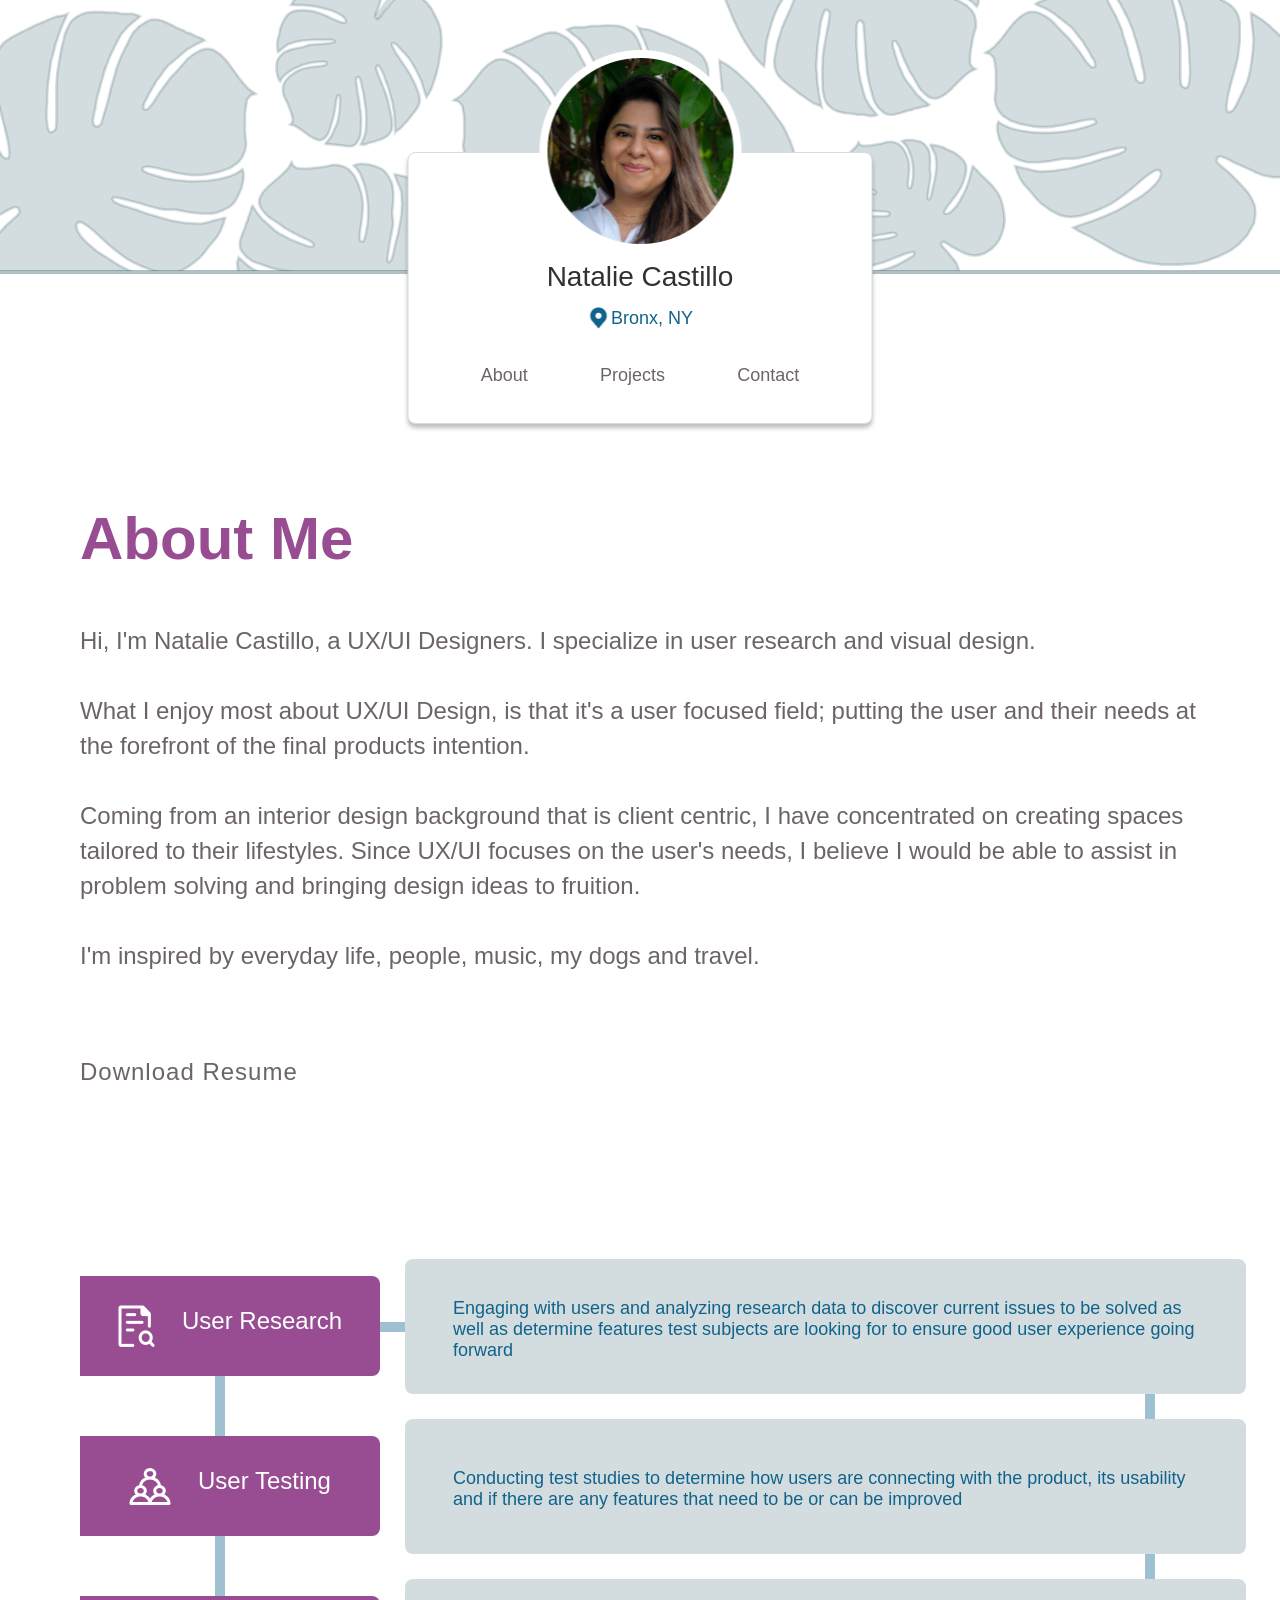
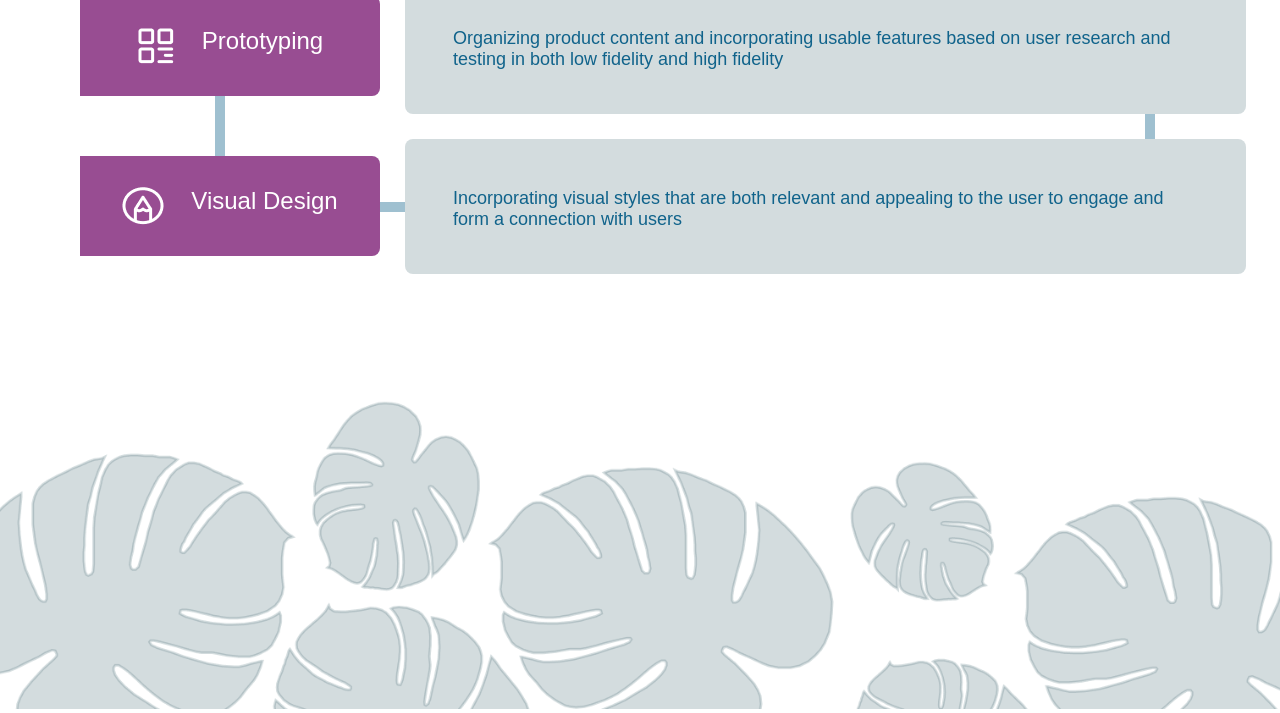
<file: index.html>
<!DOCTYPE html>
<html lang="en">
<head>
    <title>About Me</title>
    <link href="https://github.com/NCastillo4/Natalie-Castillo-Portfolio.git">
    <link rel="stylesheet" href="./style.css">

</head>

<body>

<!-- Header -->
<header>
    <section id="page_hero">
     <img src="Images/LeavesHero.png">
     <div id="line" class="page_hero"></div> 
    </section>
    
<!-- Profile Card(within header) -->
     <section id="profile_card">
        <div id="container" class="profile_card">
            <div id="headshot" class="profile_card">
            <img src="Images/Headshot.png"></div>   

            <div id="card_content" class="profile_card">
                <h2 class="name">Natalie Castillo</h2>
                <p class="location"><img src=Images/Locationicon.png>Bronx, NY</p>
            </div>  
        
            <div id="site_nav" class="profile_card">
               <a href="index.html">About</a> 
               <a href="Projects.html">Projects</a> 
               <a href="Contact.html">Contact</a>            
            </nav>

        </div>
    </section>
</header>
    
<!-- Main Content -->
<main>     
    <section id="about_me">
        <div id="heading" class="about_me"> 
            <h1> About Me</h1>
        </div>

        <div id="about_text" class="about_me">
            <p>Hi, I'm Natalie Castillo, a UX/UI Designers. I specialize in user research and visual design.</p>
            <p>What I enjoy most about UX/UI Design, is that it's a user focused field; putting the user and their needs at the forefront of the final products intention. </p>   
        Coming from an interior design background that is client centric, I have concentrated on creating spaces tailored to their lifestyles. Since UX/UI focuses on the user's needs, I believe I would be able to assist in problem solving and bringing design ideas to fruition.</p> 
            <p>I'm inspired by everyday life, people, music, my dogs and travel. </p> 
        </div>

        <span><a href="#">Download Resume</a></span>
       
</section>

<!-- Skillset(Part of Main Content) -->
<section id="skillsetGrid">
    <div id="wrapper">
        <div class="category user research"><img src="Images/userresearchicon.png">
            <p>User Research</p>
        </div>
        <div class="category user testing"><img src="Images/usertestingicon.png">
            <p>User Testing</p>
        </div>   
        <div class="category prototyping"><img src="Images/prototypingicon.png">
            <p>Prototyping</p>
        </div>    
        <div class="category visual design"><img src="Images/visualdesignicon.png">
            <p>Visual Design</p>
        </div>  
    </div>

    <div class="wrapper">
        <div class="description">Engaging with users and analyzing research data to discover current issues to be solved as well as determine features test subjects are looking for to ensure good user experience going forward</div>
        <div class="description">Conducting test studies to determine how users are connecting with the product, its usability and if there are any features that need to be or can be improved</div>
        <div class="description">Organizing product content and incorporating usable features based on user research and testing in both low fidelity and high fidelity</div>
        <div class="description">Incorporating visual styles that are both relevant and appealing to the user to engage and form a connection with users</div>
    </div> 
    
    <div class="wrapper" id="boxoutline"></div>
</section>
</main> 

<!-- Footer -->
<footer>
    <img src="Images/footerleaves.png">
</footer>

<script
  src="https://code.jquery.com/jquery-3.6.0.js"
  integrity="sha256-H+K7U5CnXl1h5ywQfKtSj8PCmoN9aaq30gDh27Xc0jk="
  crossorigin="anonymous"></script>
<script src="porfoliojs.js"></script>
</body>


</html>
</file>
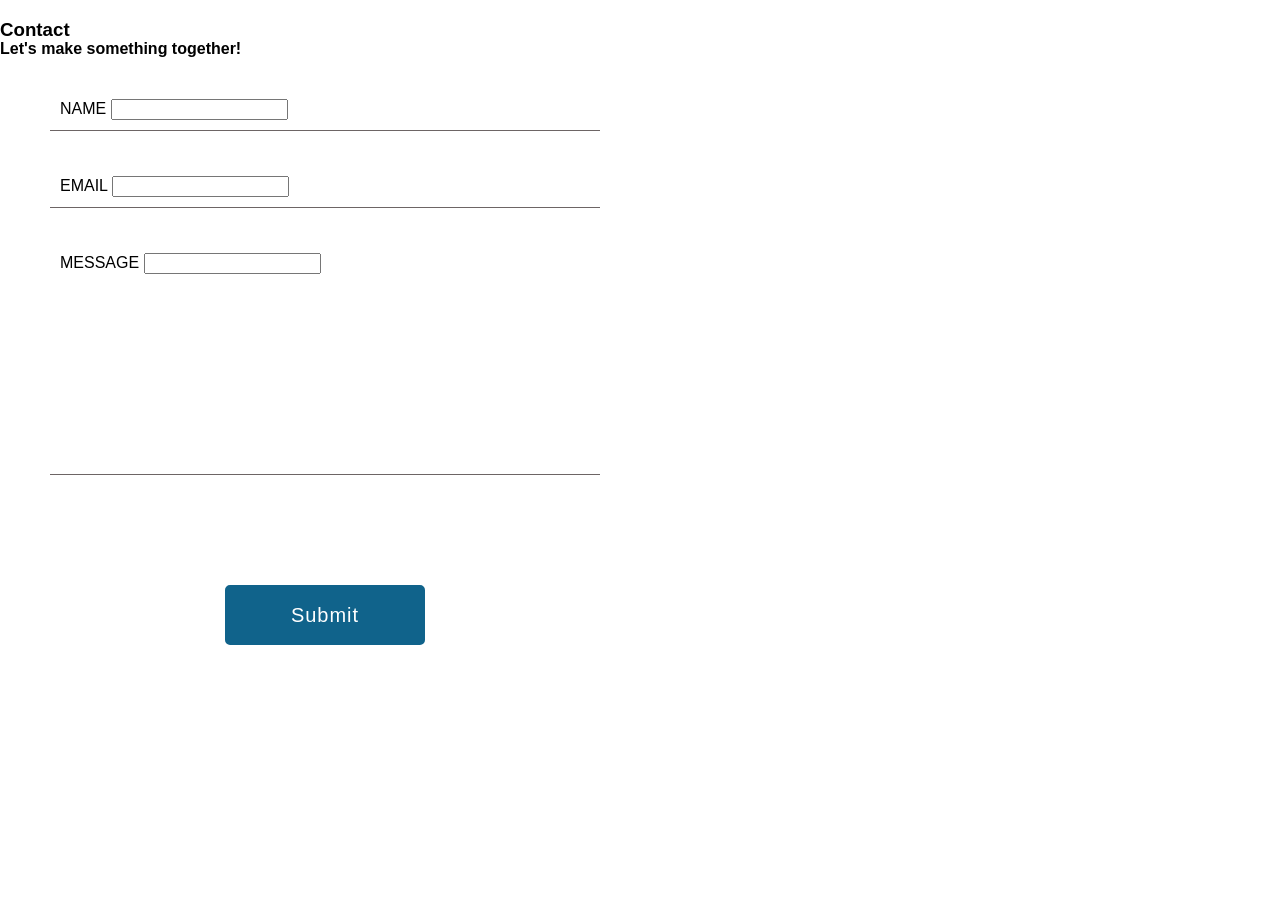
<file: Contact.html>
<!DOCTYPE html>
<html lang="en">
<head>
    <meta charset="UTF-8">
    <meta http-equiv="X-UA-Compatible" content="IE=edge">
    <meta name="viewport" content="width=device-width, initial-scale=1.0">
    <title>Contact</title>
    <link href="https://github.com/NCastillo4/Natalie-Castillo-Portfolio.git">
    <link rel="stylesheet" href="./style.css">
    <link rel= "https://meyerweb.com/eric/tools/css/reset/">
    
</head>
<body>
    <header>
        <section id="contact_nav">
            <div id="contact_header">
                <h3>Contact</h3> 
            </div>
            <div class="nav_categories">
                <ul>
                    <li>
                        <a href="index.html">About</a> 
                    </li>
                    <li>
                        <a href="Projects.html">Projects</a>    
                    </li>
                    <li> 
                <a href="Contact.html">Contact</a>  
                </li>
                </ul>
            </div>
        </section>   
    </header>
        <!--<div id="hero_image" class="hero_background"><img src=Images/LeavesHero.png>-->
       
    
<section id="contact_container">
     <h4> Let's make something together!</h4>
    <div class="contactform">
        <form class="formbody">
            <div class="fname">
                <label>NAME</label>
                <input type="text" id="fname" name="fname">
            </div>
            <div class="femail">    
                <label>EMAIL</label>
                <input type="text" id="femail" name="femail">
            </div>
            <div class="fmessage">  
            <label>MESSAGE</label>
            <input type="text" id="fmessage" name="fmessage">
            </div>
           <span class="submit"><a href=""></a></span>
        </form>
    </div>

</section>
</body>
</html>
</file>
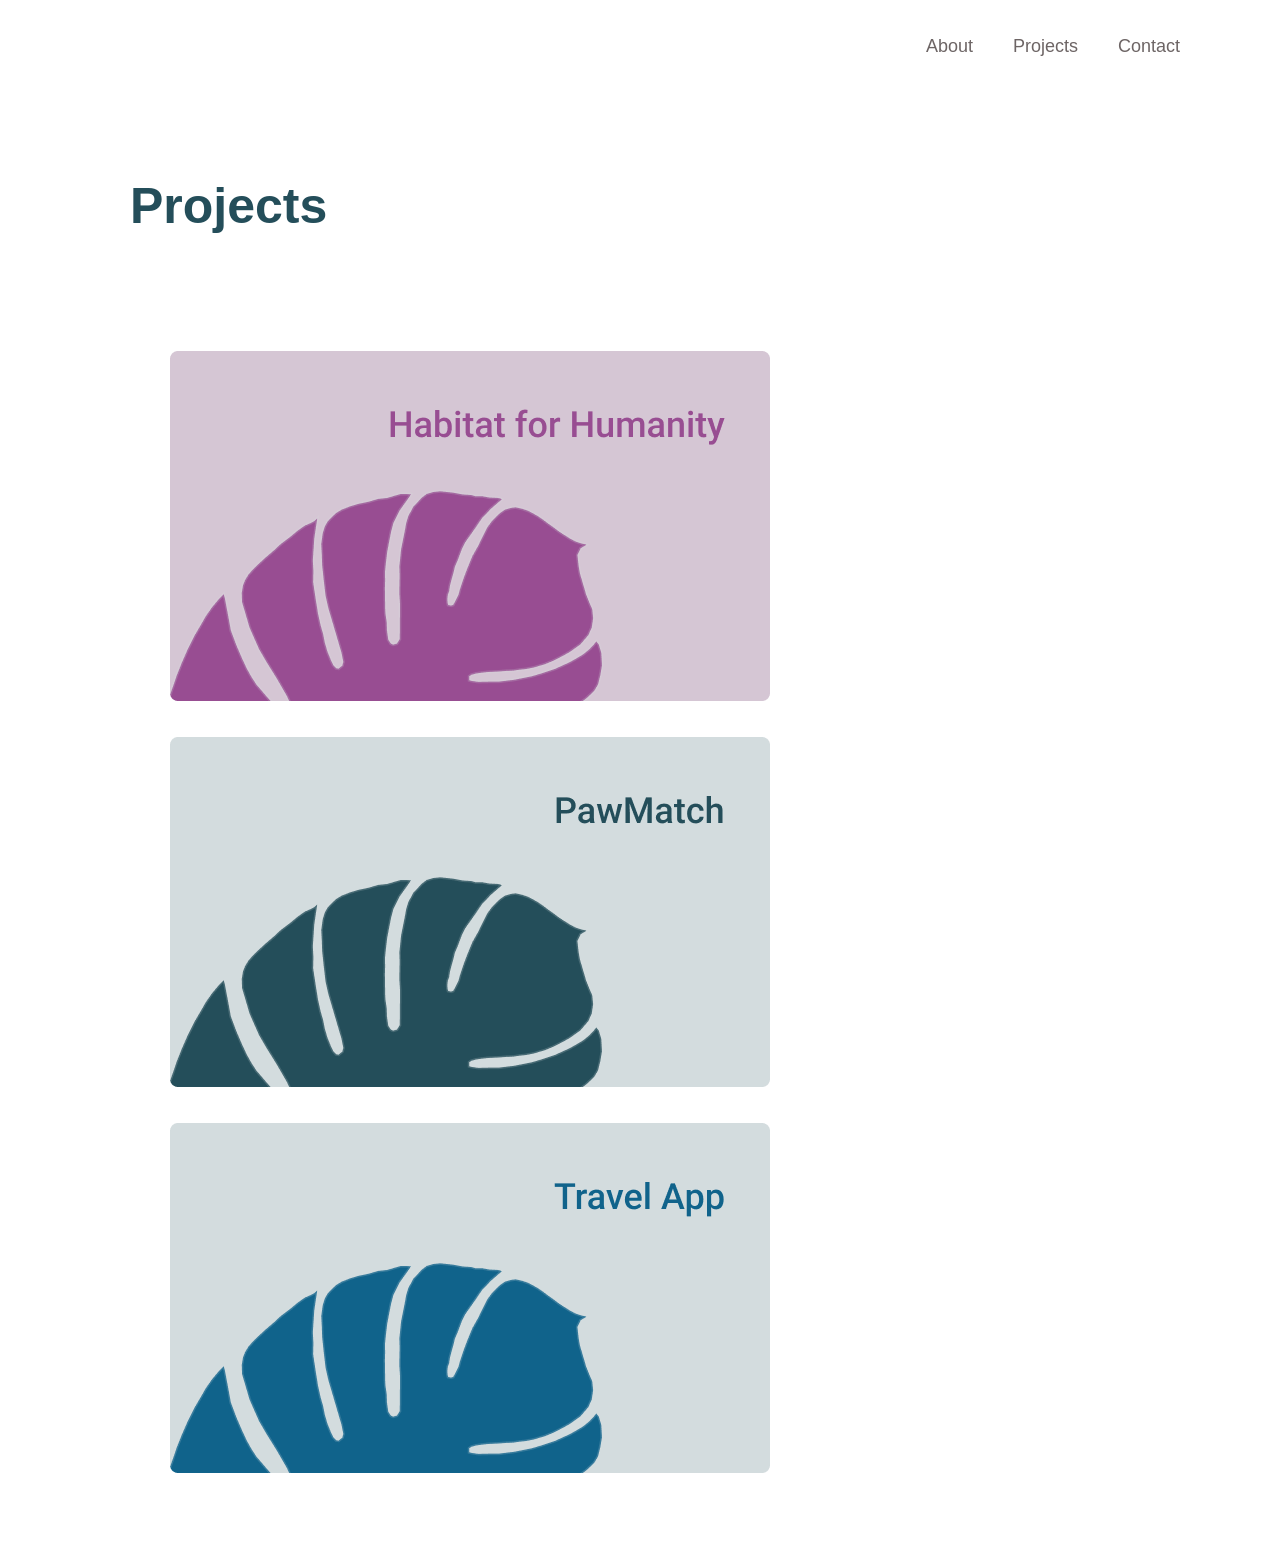
<file: Projects.html>
<!DOCTYPE html>
<html lang="en">
<head>
    <title>Projects</title>
    <link href="https://github.com/NCastillo4/Natalie-Castillo-Portfolio.git">
    <link rel="stylesheet" href="./style.css">
    <link rel= "https://meyerweb.com/eric/tools/css/reset/">
</head>

<body>

<!-- Projects Page Header-->

<header>
    <div id ="projects_nav">
            <ul>
                <li>
                    <a href="index.html">About</a> 
                </li>
                <li>
                    <a href="Projects.html">Projects</a>    
                </li>
                <li> 
                <a href="Contact.html">Contact</a>  
            </li>
        </ul>
    </div>
  <button id="open-menu">Menu</button>  
</header>

<main>
    <h3>Projects</h3>
    <section id="project-grid">
        <figure class="project-grid-item"><img src="Images/habitatforhumanity.png"></figure>
        <figure class="project-grid-item"><img src="Images/pawmatch.png"></figure>
        <figure class="project-grid-item"><img src="Images/travelapp.png"></figure>
    </section>
</main>

<footer>
</footer>

<script
  src="https://code.jquery.com/jquery-3.6.0.js"
  integrity="sha256-H+K7U5CnXl1h5ywQfKtSj8PCmoN9aaq30gDh27Xc0jk="
  crossorigin="anonymous"></script>
<script src="porfoliojs.js"></script>

</body>
</body>
</html>
</file>
<file: style.css>
body{
    background:white;
    font-family:  'Roboto', sans-serif;
    margin:0;
}

#page_hero{
    background-size:cover;
    background-repeat: no-repeat;
}

#line{
    border:2px solid #B0C0C4;
    margin-top: -4.5px;
}


#profile_card {
    height: 100%;
    width: 100%;
    z-index:1;
  }

#container{
    width:463px;
    height:270px;
    background-color: white;
    border-radius: 8px;
    box-shadow: 0px 4px 4px rgba(0, 0, 0, 0.25);
    text-align:center;
    border: 1px solid #D3DCDE;
    position:absolute;
    top:32%;
    left:50%;
    -webkit-transform: translate(-50%, -50%);
    -moz-transform: translate(-50%, -50%);
    -o-transform: translate(-50%, -50%);
    -ms-transform: translate(-50%, -50%);
    transform: translate(-50%, -50%);
    z-index:1;
  }

#headshot{
    position:absolute;
    left:50%;
    -webkit-transform: translate(-50%, -50%);
    -moz-transform: translate(-50%, -50%);
    -o-transform: translate(-50%, -50%);
    -ms-transform: translate(-50%, -50%);
    transform: translate(-50%, -50%);
    z-index:1;
}

h2{
    font-size:28px;
    color:#333030;
    font-weight:500;
    margin-top: 108px;
}

.location{
    display:flex;
    align-items: center;
    justify-content: center;
    color:#10638B;
    font-size:18px;
    font-weight:400;
    margin-top: -10px; 
}

#site_nav{
    display:flex;
    justify-content: space-evenly;
    align-items: center; 
}

a{
   text-decoration: none;
    font-size:18px;
    font-weight:400;
    color:#6D6565;
}

main{
    margin-left: 80px;
    margin-right: 80px;
}
#heading{
    font-family: 'Roboto', sans-serif;
    font-style:normal;
    font-weight:600;
    font-size:40px;
    color:#984D92;
    margin-top:230px;
    margin-bottom: 50px;
}
    
#about_text{
    font-family: 'Roboto', sans-serif;
    font-style:normal;
    font-weight:400;
    font-size:24px;
    line-height:35px;
    color:#6D6565;   
}

p{
    margin-bottom: 35px;
}

/*.button{
    width:272px;
    height:70px;
    outline: #10638B solid 3px;
    outline-offset: 16px;
    background:#ffffff;
    color:#10638B;
    font-family:'Roboto', sans-serif;
    font-style:normal;
    font-weight:700;
    font-size:24px;
    margin-left:22px;
    position:relative; top:50px;
}*/

@import url('https://fonts.googleapis.com/css?family=Montserrat:600&display=swap');

span{
  position: relative;top:50px;
  display: inline-flex;
}

span a{
  font-size: 19px;
  letter-spacing: 1px;
  transform-style: preserve-3d;
  transform: translateZ(-25px);
  transition: transform .15s;
  font-family:'Roboto', sans-serif;
  font-style:normal;
  font-weight:400;
  font-size:24px;
}

span a:before,
span a:after{
  position: absolute;
  content: "Download Resume";
  width:272px;
  height:70px;
  display: flex;
  align-items: center;
  justify-content: center;
  border: 5px solid #10638B;
  box-sizing: border-box;
  border-radius: 5px;
}

span a:before{
  color: #fff;
  background: #10638B;
  transform: rotateY(0deg) translateZ(25px);
}
span a:after{
  color: #10638B;
  transform: rotateX(90deg) translateZ(25px);
}
span a:hover{
  transform: translateZ(-25px) rotateX(-90deg);
}

#skillsetGrid{
    display:grid;
    grid-template-columns:1fr 1fr;
    grid-template-areas: "category" "description"; 
    margin-top:180px;
}

.category{
    background-color:#984D92;
    color:white;
    width:300px;
    height:100px;
    border-radius:0px 8px 8px 0px;
    font-family:'Roboto', sans-serif;
    font-weight: 700px;
    font-size:24px;
    margin-top: 60px;margin-bottom: 60px;
    display:flex;
    align-items:center;
    justify-content: center; 
    gap:27px;
}



.description{
    background-color:#D3DCDE ;
    color:#10638B;
    width:745px;
    height: 130px;
    border-radius: 8px;
    font-family:'Roboto', sans-serif;
    font-weight:500;
    font-size:18px;
    margin:25px;
    position:relative; top:18px;
    display:flex;
    align-items:center;
    justify-content: center;
    padding-top:5px;
    padding-left:48px;
    padding-right:48px;
    
}

#boxoutline{
    position:absolute;left:215px;
    width:940px;
    height:490px;
    box-sizing: border-box;
    border:10px solid rgba(16,99,139,0.4);
    margin-top:106px;
    z-index:-1;
}

footer{
    margin-top:62px;
}

/* Projects Page*/
/* * {
    box-sizing: border-box;
    wireframing border  
    border: solid 1px red !important;
}*/

body{
    background:white;
    font-family:  'Roboto', sans-serif;
}

header #open-menu {
    position: absolute;
    top: 10px;
    right: 10px;
}

#open-menu {
    display: none;
}

#projects_nav.show{
    display:flex;
}

#projects_nav ul{
       display:flex;
       justify-content: flex-end;
       list-style: none;
       margin-right: 80px;
       padding:0;
       align-items: center;
   }

#projects_nav ul li{
    padding:20px;
}

#projects_nav a:hover{
    text-decoration: #244E5A;
    
    
}
   
main h3{
    font-family: 'Roboto', sans-serif;
    font-size:50px;
    font-weight:600;
    color:#244E5A;
    margin-top: 100px;
    margin-left:1em;
}

#project-grid{
    display:flex;
    flex-wrap: wrap;
    margin-left: 50px;
    margin-right: 50px;
    margin-top: 100px;
}

/* tablet  */

@media screen and (max-width: 650px) {
    header {
        flex-direction: row;
        justify-content: space-between;
    }
    
    #projects_nav{
        align-items: center;
        display: none;
    }

    #open-menu {
        display: flex;
    }

}


/* desktop  */

@media screen and (min-width: 1100px) {}

img{
    max-width: 100%;
}


/* Contact Page*/

/*body{
    background:white;
    font-family:  'Roboto', sans-serif;
}

#contact_nav{
 width:100%;
}*/

.nav_categories ul{
    display:flex;
    flex-direction:row;
    justify-content: flex-end;
    list-style: none;
    margin-top: -120px;
    margin-right: 45px;
}

.nav_categories a{
    padding-left:30px;
    padding-right: 30px;
}

/*h3{
    z-index:1;
    position:relative; top: -260px;
    margin-left: 130px;
    font-family: 'Roboto', sans-serif;
    font-size:64px;
    font-weight:600;
    color:#244E5A;
}/*

h4{
    font-family: 'Roboto', sans-serif;
    font-style:normal;
    font-weight:600;
    font-size:40px;
    color:#984D92;
    margin-top: 300px;
    text-align:center; 
}

#contact_container{
    width: 100%;
    min-height: 100vh;
    display: flex;
    flex-wrap: wrap;
    justify-content: center;
    align-items: center;
    /*position:relative;*/ top:-150px;  
}
.contactform{
    width:650px;
    border-radius:8px;
    border: 1px solid #6D6565;
    padding:72px 55px 90px 55px;
    font-size:18px;
    font-weight:400;
    color:#6D6565;
}

.formbody{
    width:550px;
    display:flex;
    flex-wrap: wrap;
    justify-content: center;
    align-items: center;
    position:relative; top:20px; left:50px;right:50px;
}


.fname{
    width: 100%;
    position: relative;
    border-bottom: 1px solid #6D6565;
    margin-bottom: 45px;
    padding-bottom: 10px;
    padding-left: 10px;
}

.femail{
    width: 100%;
    position: relative;
    border-bottom: 1px solid #6D6565;
    margin-bottom: 45px; 
    padding-bottom: 10px;
    padding-left: 10px;
}

.fmessage{
    width: 100%;
    position: relative;
    border-bottom: 1px solid #6D6565;
    margin-bottom: 100px;   
    padding-bottom: 200px;
     padding-left: 10px;
}

@import url('https://fonts.googleapis.com/css?family=Montserrat:600&display=swap');



.submit a{
  font-size: 19px;
  letter-spacing: 1px;
  transform-style: preserve-3d;
  transform: translateZ(-25px);
  transition: transform .15s;
  font-family:'Roboto', sans-serif;
  font-style:normal;
  font-weight:400;
  font-size:20px;
  margin-top: -40px;
}

.submit a:before,
.submit a:after{
  position: absolute;
  content: "Submit";
  width:200px;
  height:60px;
  position:relative;
  display:flex;
  justify-content: center;
  align-items: center;
  border: 5px solid #10638B;
  box-sizing: border-box;
  border-radius: 5px;
}

.submit a:before{
  color: #fff;
  background: #10638B;
  transform: rotateY(0deg) translateZ(25px);
}
.submit a :after{
  color: #10638B;
  transform: rotateX(90deg) translateZ(25px);
}
.submit a:hover{
  transform: translateZ(-25px) rotateX(-90deg);
}
</file>
